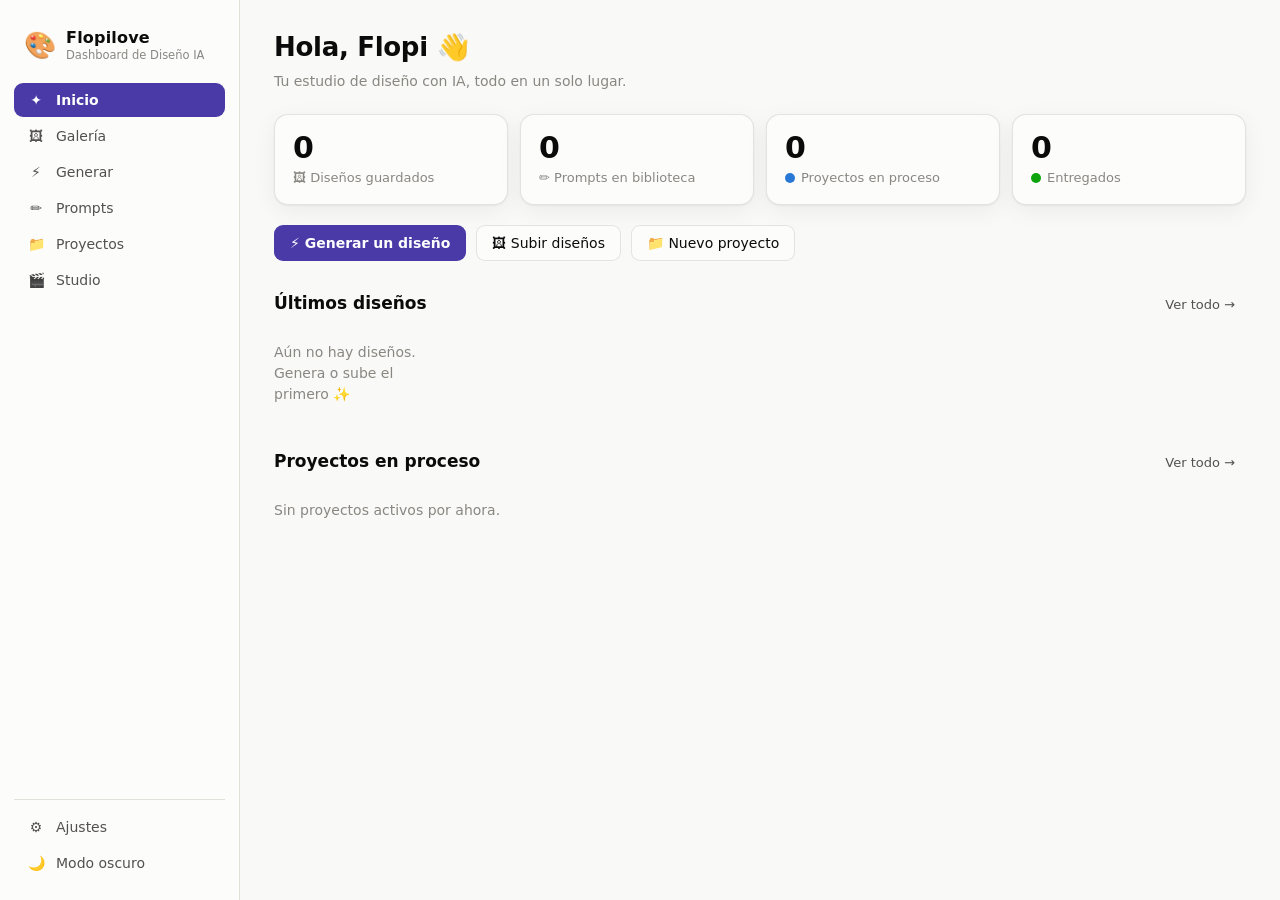
<file: index.html>
<!DOCTYPE html>
<html lang="es">
<head>
  <meta charset="UTF-8">
  <meta name="viewport" content="width=device-width, initial-scale=1.0">
  <title>Flopilove · Dashboard de Diseño IA</title>
  <meta name="description" content="Dashboard personal de diseño con IA: galería, generador, prompts y proyectos.">
  <link rel="icon" href="data:image/svg+xml,<svg xmlns='http://www.w3.org/2000/svg' viewBox='0 0 100 100'><text y='.9em' font-size='90'>🎨</text></svg>">
  <link rel="manifest" href="manifest.webmanifest">
  <meta name="theme-color" content="#4a3aa7">
  <link rel="apple-touch-icon" href="icon-192.png">
  <link rel="stylesheet" href="styles.css">
</head>
<body>
  <div class="app">

    <!-- ===== Sidebar ===== -->
    <aside class="sidebar">
      <div class="brand">
        <span class="brand-mark">🎨</span>
        <div class="brand-text">
          <strong>Flopilove</strong>
          <span>Dashboard de Diseño IA</span>
        </div>
      </div>

      <nav class="nav">
        <button class="nav-item active" data-view="inicio">
          <span class="nav-icon">✦</span> Inicio
        </button>
        <button class="nav-item" data-view="galeria">
          <span class="nav-icon">🖼</span> Galería
        </button>
        <button class="nav-item" data-view="generar">
          <span class="nav-icon">⚡</span> Generar
        </button>
        <button class="nav-item" data-view="prompts">
          <span class="nav-icon">✏️</span> Prompts
        </button>
        <button class="nav-item" data-view="proyectos">
          <span class="nav-icon">📁</span> Proyectos
        </button>
        <button class="nav-item" data-view="studio" title="OpenGen Studio: video, audio y edición">
          <span class="nav-icon">🎬</span> Studio
        </button>
      </nav>

      <div class="sidebar-footer">
        <button class="nav-item" data-view="ajustes">
          <span class="nav-icon">⚙️</span> Ajustes
        </button>
        <button class="nav-item" id="theme-toggle" title="Cambiar tema">
          <span class="nav-icon" id="theme-icon">🌙</span> <span id="theme-label">Modo oscuro</span>
        </button>
      </div>
    </aside>

    <!-- ===== Main ===== -->
    <main class="main">

      <!-- ===== Inicio ===== -->
      <section class="view active" id="view-inicio">
        <header class="view-header">
          <div>
            <h1>Hola, Flopi <span class="wave">👋</span></h1>
            <p class="subtitle">Tu estudio de diseño con IA, todo en un solo lugar.</p>
          </div>
        </header>

        <div class="stat-row" id="stat-row">
          <!-- stat tiles se renderizan por JS -->
        </div>

        <div class="quick-actions">
          <button class="btn btn-primary" data-goto="generar">⚡ Generar un diseño</button>
          <button class="btn" data-goto="galeria" data-action="upload">🖼 Subir diseños</button>
          <button class="btn" data-goto="proyectos" data-action="new-project">📁 Nuevo proyecto</button>
        </div>

        <div class="home-section" id="deadlines-section" hidden>
          <div class="section-title-row">
            <h2>Próximas entregas</h2>
            <button class="btn btn-ghost btn-sm" data-goto="proyectos">Ver todo →</button>
          </div>
          <div class="deadline-list" id="deadline-list"></div>
        </div>

        <div class="home-section">
          <div class="section-title-row">
            <h2>Últimos diseños</h2>
            <button class="btn btn-ghost btn-sm" data-goto="galeria">Ver todo →</button>
          </div>
          <div class="recent-grid" id="recent-grid">
            <p class="empty-hint" id="recent-empty">Aún no hay diseños. Genera o sube el primero ✨</p>
          </div>
        </div>

        <div class="home-section">
          <div class="section-title-row">
            <h2>Proyectos en proceso</h2>
            <button class="btn btn-ghost btn-sm" data-goto="proyectos">Ver todo →</button>
          </div>
          <div class="home-projects" id="home-projects">
            <p class="empty-hint" id="home-projects-empty">Sin proyectos activos por ahora.</p>
          </div>
        </div>
      </section>

      <!-- ===== Galería ===== -->
      <section class="view" id="view-galeria">
        <header class="view-header">
          <div>
            <h1>Galería</h1>
            <p class="subtitle">Todos tus diseños, organizados y a mano.</p>
          </div>
          <div class="header-actions">
            <button class="btn" id="btn-present" title="Selecciona diseños y expórtalos como página de presentación para tu cliente">🎁 Presentación</button>
            <button class="btn btn-primary" id="btn-present-export" hidden>Exportar (0)</button>
            <button class="btn btn-primary" id="btn-upload">＋ Subir diseños</button>
            <input type="file" id="file-input" accept="image/*" multiple hidden>
          </div>
        </header>

        <div class="toolbar">
          <input type="search" id="gallery-search" class="input search" placeholder="Buscar por nombre, etiqueta o prompt…">
          <div class="chip-row" id="gallery-tags"></div>
        </div>

        <div class="dropzone" id="dropzone">
          <div class="gallery-grid" id="gallery-grid"></div>
          <p class="empty-hint big" id="gallery-empty">
            Arrastra imágenes aquí o usa <strong>＋ Subir diseños</strong>.<br>
            También puedes crear nuevas desde <strong>⚡ Generar</strong>.
          </p>
          <p class="empty-hint big" id="gallery-noresults" hidden>Sin resultados para tu búsqueda 🔍</p>
        </div>
      </section>

      <!-- ===== Generar ===== -->
      <section class="view" id="view-generar">
        <header class="view-header">
          <div>
            <h1>Generar</h1>
            <p class="subtitle">Describe tu idea y deja que la IA proponga el diseño.</p>
          </div>
        </header>

        <div class="generate-layout">
          <div class="card generate-form">
            <label class="field-label" for="gen-prompt">Prompt</label>
            <textarea id="gen-prompt" class="input" rows="4"
              placeholder="Ej: logo minimalista para estudio de diseño floral, paleta lavanda y crema, estilo línea fina…"></textarea>

            <label class="field-label">Estilo (opcional)</label>
            <div class="chip-row" id="style-chips">
              <button class="chip" data-style="estilo minimalista, líneas limpias">Minimalista</button>
              <button class="chip" data-style="ilustración flat, colores planos">Flat</button>
              <button class="chip" data-style="acuarela suave, texturas orgánicas">Acuarela</button>
              <button class="chip" data-style="render 3D, iluminación suave de estudio">3D</button>
              <button class="chip" data-style="fotorrealista, alta definición">Foto</button>
              <button class="chip" data-style="diseño de logo vectorial, fondo plano">Logo</button>
              <button class="chip" data-style="collage editorial, tipografía expresiva">Editorial</button>
            </div>

            <div class="field-grid">
              <div>
                <label class="field-label" for="gen-provider">Motor</label>
                <select id="gen-provider" class="input"></select>
              </div>
              <div>
                <label class="field-label" for="gen-size">Formato</label>
                <select id="gen-size" class="input">
                  <option value="square">Cuadrado (1:1)</option>
                  <option value="landscape">Horizontal (16:10)</option>
                  <option value="portrait">Vertical (10:16)</option>
                </select>
              </div>
            </div>

            <div id="ogai-model-field" hidden>
              <label class="field-label" for="gen-ogai-model">Modelo de OpenGen</label>
              <select id="gen-ogai-model" class="input"></select>
            </div>

            <div id="brand-field" hidden>
              <label class="field-label" for="gen-brand">Kit de marca del cliente (opcional)</label>
              <select id="gen-brand" class="input"></select>
            </div>

            <p class="provider-note" id="provider-note"></p>

            <div class="form-actions">
              <button class="btn btn-primary btn-lg" id="btn-generate">⚡ Generar diseño</button>
              <button class="btn btn-ghost" id="btn-save-prompt" title="Guardar este prompt en tu biblioteca">💾 Guardar prompt</button>
            </div>
          </div>

          <div class="card generate-result" id="generate-result">
            <div class="result-placeholder" id="result-placeholder">
              <span class="result-emoji">🪄</span>
              <p>Tu diseño aparecerá aquí.</p>
            </div>
            <div class="result-loading" id="result-loading" hidden>
              <div class="spinner"></div>
              <p>Generando… esto puede tardar unos segundos.</p>
            </div>
            <div class="result-content" id="result-content" hidden>
              <img id="result-img" alt="Diseño generado">
              <div class="result-actions">
                <input type="text" id="result-name" class="input" placeholder="Nombre del diseño">
                <input type="text" id="result-tags" class="input" placeholder="Etiquetas separadas por coma">
                <select id="result-project" class="input" title="Vincular a un proyecto"></select>
                <div class="result-buttons">
                  <button class="btn btn-primary" id="btn-save-design">💾 Guardar en galería</button>
                  <button class="btn" id="btn-regenerate">🔄 Otra versión</button>
                </div>
              </div>
            </div>
          </div>
        </div>
      </section>

      <!-- ===== Prompts ===== -->
      <section class="view" id="view-prompts">
        <header class="view-header">
          <div>
            <h1>Prompts</h1>
            <p class="subtitle">Tu biblioteca de prompts favoritos, listos para reutilizar.</p>
          </div>
          <div class="header-actions">
            <button class="btn btn-primary" id="btn-new-prompt">＋ Nuevo prompt</button>
          </div>
        </header>

        <div class="toolbar">
          <input type="search" id="prompt-search" class="input search" placeholder="Buscar prompts…">
        </div>

        <div class="prompt-grid" id="prompt-grid"></div>
        <p class="empty-hint big" id="prompts-empty">
          Guarda aquí tus mejores prompts para no perderlos nunca. ✏️
        </p>
        <p class="empty-hint big" id="prompts-noresults" hidden>Sin resultados para tu búsqueda 🔍</p>
      </section>

      <!-- ===== Proyectos ===== -->
      <section class="view" id="view-proyectos">
        <header class="view-header">
          <div>
            <h1>Proyectos</h1>
            <p class="subtitle">Sigue el estado de cada encargo de diseño.</p>
          </div>
          <div class="header-actions">
            <button class="btn" id="btn-ics" title="Descarga tus fechas límite para Google Calendar o Apple Calendar">📅 Calendario</button>
            <button class="btn btn-primary" id="btn-new-project">＋ Nuevo proyecto</button>
          </div>
        </header>

        <div class="kanban" id="kanban">
          <div class="kanban-col" data-status="pendiente">
            <div class="kanban-head">
              <span class="status-dot status-pendiente"></span>
              <h3>Pendiente</h3>
              <span class="kanban-count" id="count-pendiente">0</span>
            </div>
            <div class="kanban-cards" id="col-pendiente"></div>
          </div>
          <div class="kanban-col" data-status="proceso">
            <div class="kanban-head">
              <span class="status-dot status-proceso"></span>
              <h3>En proceso</h3>
              <span class="kanban-count" id="count-proceso">0</span>
            </div>
            <div class="kanban-cards" id="col-proceso"></div>
          </div>
          <div class="kanban-col" data-status="entregado">
            <div class="kanban-head">
              <span class="status-dot status-entregado"></span>
              <h3>Entregado</h3>
              <span class="kanban-count" id="count-entregado">0</span>
            </div>
            <div class="kanban-cards" id="col-entregado"></div>
          </div>
        </div>
      </section>

      <!-- ===== Studio (OpenGen embebido) ===== -->
      <section class="view view-studio" id="view-studio">
        <header class="view-header">
          <div>
            <h1>OpenGen Studio</h1>
            <p class="subtitle">Tu OPEN GENERATIVE AI: imagen, video, audio, edición y upscale.</p>
          </div>
          <div class="header-actions">
            <a class="btn btn-sm" href="studio/" target="_blank" rel="noopener">Pantalla completa ↗</a>
          </div>
        </header>
        <iframe id="studio-frame" class="studio-frame" data-src="studio/" title="OpenGen Studio"
          allow="clipboard-write"></iframe>
      </section>

      <!-- ===== Ajustes ===== -->
      <section class="view" id="view-ajustes">
        <header class="view-header">
          <div>
            <h1>Ajustes</h1>
            <p class="subtitle">Claves, integraciones y respaldo de tus datos.</p>
          </div>
        </header>

        <div class="settings-stack">
          <div class="card">
            <h2>Motores de IA</h2>
            <p class="card-desc">
              <strong>Pollinations</strong> funciona gratis y sin clave.
              Para usar <strong>OpenAI</strong> pega tu clave aquí — se guarda solo en este navegador, nunca se sube a ningún lado.
            </p>
            <label class="field-label" for="openai-key">Clave de API de OpenAI (opcional)</label>
            <div class="key-row">
              <input type="password" id="openai-key" class="input" placeholder="sk-…">
              <button class="btn" id="btn-save-key">Guardar</button>
            </div>
          </div>

          <div class="card">
            <h2>OPEN GENERATIVE AI <span class="badge badge-on">conectado</span></h2>
            <p class="card-desc">
              Tu <strong>OpenGen Studio</strong> (repo <code>Open-Generative-AI</code>) está integrado como motor
              de imágenes en la pestaña <strong>Generar</strong>, con modelos como Flux, Midjourney v7, Imagen 4 y
              GPT-4o Image. Usa la misma clave de
              <a href="https://muapi.ai" target="_blank" rel="noopener">muapi.ai</a> que en el Studio
              — se guarda solo en este navegador y se comparte con el Studio. Para video, audio y
              edición de imágenes, abre el <a href="studio/" target="_blank" rel="noopener">Studio completo 🎬</a>,
              instalado en este mismo sitio.
            </p>
            <label class="field-label" for="muapi-key">Clave de muapi.ai</label>
            <div class="key-row">
              <input type="password" id="muapi-key" class="input" placeholder="Tu clave de muapi.ai">
              <button class="btn" id="btn-save-muapi-key">Guardar</button>
            </div>
          </div>

          <div class="card">
            <h2>Proxy propio <span class="badge badge-soft">privacidad</span></h2>
            <p class="card-desc">
              Las llamadas a muapi.ai pasan por un proxy público que puede ver tu clave. Para privacidad
              total, despliega tu propio proxy gratuito siguiendo las instrucciones de <code>proxy/worker.js</code>
              (2 minutos, sin costo) y pega aquí su URL. Déjalo vacío para usar el proxy público.
            </p>
            <div class="key-row">
              <input type="url" id="proxy-url" class="input" placeholder="https://tu-proxy.workers.dev/?url=">
              <button class="btn" id="btn-save-proxy">Guardar</button>
            </div>
          </div>

          <div class="card">
            <h2>Airtable <span class="badge badge-soft">nube</span></h2>
            <p class="card-desc">
              Sincroniza tus proyectos, prompts y diseños con una base de Airtable <strong>tuya</strong>:
              respaldo en la nube y acceso desde cualquier dispositivo.
              Genera un token en
              <a href="https://airtable.com/create/tokens" target="_blank" rel="noopener">airtable.com/create/tokens</a>
              con permisos <code>data.records:read</code> y <code>data.records:write</code> para tu base,
              y pega ambos aquí. Si tu base está vacía, agrega también <code>schema.bases:read</code> y
              <code>schema.bases:write</code> para que la app cree las tablas sola.
            </p>
            <label class="field-label" for="at-token">Token personal (pat…)</label>
            <input type="password" id="at-token" class="input" placeholder="pat…">
            <label class="field-label" for="at-base">ID de la base (app…)</label>
            <div class="key-row">
              <input type="text" id="at-base" class="input" placeholder="app… (está en la URL de tu base)">
              <button class="btn" id="btn-at-save">Guardar</button>
            </div>
            <div class="form-actions">
              <button class="btn btn-primary" id="btn-at-sync">☁️ Sincronizar ahora</button>
              <button class="btn" id="btn-at-pull">⬇️ Restaurar desde Airtable</button>
            </div>
            <p class="provider-note" id="at-status"></p>
          </div>

          <div class="card">
            <h2>Respaldo de datos</h2>
            <p class="card-desc">
              Tus diseños, prompts y proyectos viven en este navegador. Exporta un respaldo de vez en cuando,
              o para llevarte todo a otro dispositivo.
            </p>
            <div class="form-actions">
              <button class="btn" id="btn-export">⬇️ Exportar todo (.json)</button>
              <button class="btn" id="btn-import">⬆️ Importar respaldo</button>
              <input type="file" id="import-input" accept="application/json" hidden>
            </div>
          </div>

          <div class="card card-danger">
            <h2>Zona de peligro</h2>
            <p class="card-desc">Borra todos los datos del dashboard en este navegador. No hay vuelta atrás.</p>
            <button class="btn btn-danger" id="btn-wipe">🗑 Borrar todos los datos</button>
          </div>
        </div>
      </section>
    </main>
  </div>

  <!-- ===== Lightbox de diseño ===== -->
  <div class="modal-backdrop" id="lightbox" hidden>
    <div class="modal modal-lightbox">
      <button class="modal-close" data-close="lightbox">✕</button>
      <div class="lightbox-body">
        <div class="lightbox-img-wrap">
          <img id="lightbox-img" alt="">
        </div>
        <div class="lightbox-meta">
          <input type="text" id="lightbox-name" class="input input-title" placeholder="Nombre del diseño">
          <input type="text" id="lightbox-tags" class="input" placeholder="Etiquetas separadas por coma">
          <select id="lightbox-project" class="input" title="Vincular a un proyecto"></select>
          <div class="lightbox-prompt-wrap" id="lightbox-prompt-wrap" hidden>
            <label class="field-label">Prompt usado</label>
            <p class="lightbox-prompt" id="lightbox-prompt"></p>
          </div>
          <p class="lightbox-date" id="lightbox-date"></p>
          <div class="lightbox-actions">
            <button class="btn btn-primary" id="btn-lightbox-save">Guardar cambios</button>
            <button class="btn" id="btn-lightbox-download">⬇️ Descargar</button>
            <button class="btn" id="btn-lightbox-fav">☆ Favorito</button>
            <button class="btn btn-danger" id="btn-lightbox-delete">Eliminar</button>
          </div>
        </div>
      </div>
    </div>
  </div>

  <!-- ===== Modal prompt ===== -->
  <div class="modal-backdrop" id="prompt-modal" hidden>
    <div class="modal">
      <button class="modal-close" data-close="prompt-modal">✕</button>
      <h2 id="prompt-modal-title">Nuevo prompt</h2>
      <label class="field-label" for="prompt-title">Título</label>
      <input type="text" id="prompt-title" class="input" placeholder="Ej: Logos florales minimalistas">
      <label class="field-label" for="prompt-text">Prompt</label>
      <textarea id="prompt-text" class="input" rows="5" placeholder="Escribe el prompt completo…"></textarea>
      <label class="field-label" for="prompt-tags">Etiquetas</label>
      <input type="text" id="prompt-tags" class="input" placeholder="logo, floral, minimalista">
      <div class="form-actions">
        <button class="btn btn-primary" id="btn-prompt-save">Guardar</button>
        <button class="btn btn-ghost" data-close="prompt-modal">Cancelar</button>
      </div>
    </div>
  </div>

  <!-- ===== Modal proyecto ===== -->
  <div class="modal-backdrop" id="project-modal" hidden>
    <div class="modal">
      <button class="modal-close" data-close="project-modal">✕</button>
      <h2 id="project-modal-title">Nuevo proyecto</h2>
      <label class="field-label" for="project-name">Nombre</label>
      <input type="text" id="project-name" class="input" placeholder="Ej: Branding cafetería Luna">
      <label class="field-label" for="project-client">Cliente (opcional)</label>
      <input type="text" id="project-client" class="input" placeholder="Ej: Cafetería Luna">
      <div class="field-grid">
        <div>
          <label class="field-label" for="project-status">Estado</label>
          <select id="project-status" class="input">
            <option value="pendiente">Pendiente</option>
            <option value="proceso">En proceso</option>
            <option value="entregado">Entregado</option>
          </select>
        </div>
        <div>
          <label class="field-label" for="project-due">Fecha límite (opcional)</label>
          <input type="date" id="project-due" class="input">
        </div>
      </div>
      <div class="field-grid">
        <div>
          <label class="field-label" for="project-price">Precio (opcional)</label>
          <input type="text" id="project-price" class="input" placeholder="Ej: $250.000">
        </div>
        <div>
          <label class="field-label" for="project-payment">Estado de pago</label>
          <select id="project-payment" class="input">
            <option value="">—</option>
            <option value="pendiente">Pendiente</option>
            <option value="parcial">Parcial</option>
            <option value="pagado">Pagado</option>
          </select>
        </div>
      </div>
      <label class="field-label" for="project-palette">Paleta del cliente (opcional)</label>
      <input type="text" id="project-palette" class="input" placeholder="#a78bfa, #fcecd9, #1a1a19">
      <label class="field-label" for="project-fonts">Tipografías del cliente (opcional)</label>
      <input type="text" id="project-fonts" class="input" placeholder="Ej: Syne, DM Sans">
      <label class="field-label" for="project-notes">Notas</label>
      <textarea id="project-notes" class="input" rows="3" placeholder="Detalles, entregables, links…"></textarea>
      <div id="project-designs-wrap" hidden>
        <label class="field-label">Diseños vinculados</label>
        <div class="project-designs" id="project-designs"></div>
      </div>
      <div class="form-actions">
        <button class="btn btn-primary" id="btn-project-save">Guardar</button>
        <button class="btn btn-danger" id="btn-project-delete" hidden>Eliminar</button>
        <button class="btn btn-ghost" data-close="project-modal">Cancelar</button>
      </div>
    </div>
  </div>

  <div class="toast" id="toast" hidden></div>

  <script src="db.js"></script>
  <script src="providers.js"></script>
  <script src="airtable.js"></script>
  <script src="app.js"></script>
</body>
</html>
</file>
<file: styles.css>
/* ============================================================
   Flopilove · Dashboard de Diseño IA
   Tokens de color basados en la paleta validada (dataviz ref).
   ============================================================ */

:root {
  --page: #f9f9f7;
  --surface: #fcfcfb;
  --ink-1: #0b0b0b;
  --ink-2: #52514e;
  --ink-3: #898781;
  --hairline: #e1e0d9;
  --border: rgba(11, 11, 11, 0.10);

  --accent: #4a3aa7;
  --accent-ink: #ffffff;
  --accent-soft: rgba(74, 58, 167, 0.09);

  --blue: #2a78d6;
  --good: #0ca30c;
  --good-text: #006300;
  --warning: #fab219;
  --critical: #d03b3b;

  --shadow: 0 1px 2px rgba(11, 11, 11, 0.05), 0 6px 24px rgba(11, 11, 11, 0.06);
  --radius: 14px;
  --radius-sm: 9px;
}

[data-theme="dark"] {
  --page: #0d0d0d;
  --surface: #1a1a19;
  --ink-1: #ffffff;
  --ink-2: #c3c2b7;
  --ink-3: #898781;
  --hairline: #2c2c2a;
  --border: rgba(255, 255, 255, 0.10);

  --accent: #9085e9;
  --accent-ink: #14103a;
  --accent-soft: rgba(144, 133, 233, 0.14);

  --blue: #3987e5;
  --good: #0ca30c;
  --good-text: #0ca30c;

  --shadow: 0 1px 2px rgba(0, 0, 0, 0.4), 0 6px 24px rgba(0, 0, 0, 0.35);
}

* { box-sizing: border-box; }

html, body {
  margin: 0;
  padding: 0;
}

body {
  font-family: system-ui, -apple-system, "Segoe UI", sans-serif;
  background: var(--page);
  color: var(--ink-1);
  font-size: 15px;
  line-height: 1.5;
}

/* ===== Layout ===== */

.app {
  display: grid;
  grid-template-columns: 240px 1fr;
  min-height: 100vh;
}

.sidebar {
  position: sticky;
  top: 0;
  height: 100vh;
  display: flex;
  flex-direction: column;
  padding: 20px 14px;
  border-right: 1px solid var(--hairline);
  background: var(--surface);
}

.brand {
  display: flex;
  align-items: center;
  gap: 10px;
  padding: 6px 10px 18px;
}

.brand-mark { font-size: 26px; }

.brand-text { display: flex; flex-direction: column; line-height: 1.25; }
.brand-text strong { font-size: 16px; letter-spacing: 0.2px; }
.brand-text span { font-size: 11.5px; color: var(--ink-3); }

.nav { display: flex; flex-direction: column; gap: 2px; }

.nav-item {
  display: flex;
  align-items: center;
  gap: 10px;
  width: 100%;
  padding: 9px 12px;
  border: none;
  border-radius: var(--radius-sm);
  background: transparent;
  color: var(--ink-2);
  font-size: 14px;
  font-family: inherit;
  text-align: left;
  cursor: pointer;
  transition: background 0.12s ease, color 0.12s ease;
}

.nav-item:hover { background: var(--accent-soft); color: var(--ink-1); }
.nav-item.active { background: var(--accent); color: var(--accent-ink); font-weight: 600; }
.nav-icon { width: 20px; text-align: center; }
a.nav-item { text-decoration: none; }
.nav-ext { margin-left: auto; color: var(--ink-3); font-size: 12px; }

/* ===== Studio embebido ===== */

.view-studio .view-header { margin-bottom: 14px; }

.studio-frame {
  width: 100%;
  height: calc(100vh - 150px);
  min-height: 560px;
  border: 1px solid var(--border);
  border-radius: var(--radius);
  background: #0a0a12;
  display: block;
  box-shadow: var(--shadow);
}

@media (max-width: 900px) {
  .studio-frame { height: calc(100vh - 200px); min-height: 480px; }
}

.sidebar-footer {
  margin-top: auto;
  display: flex;
  flex-direction: column;
  gap: 2px;
  border-top: 1px solid var(--hairline);
  padding-top: 10px;
}

.main {
  padding: 28px 34px 60px;
  max-width: 1200px;
  width: 100%;
}

/* ===== Views ===== */

.view { display: none; }
.view.active { display: block; animation: fadeIn 0.2s ease; }

@keyframes fadeIn {
  from { opacity: 0; transform: translateY(4px); }
  to { opacity: 1; transform: none; }
}

.view-header {
  display: flex;
  align-items: flex-start;
  justify-content: space-between;
  gap: 16px;
  margin-bottom: 22px;
  flex-wrap: wrap;
}

.view-header h1 { margin: 0; font-size: 26px; letter-spacing: -0.3px; }
.subtitle { margin: 4px 0 0; color: var(--ink-3); font-size: 14px; }
.header-actions { display: flex; gap: 8px; align-items: center; }

.wave { display: inline-block; }

/* ===== Botones ===== */

.btn {
  padding: 9px 15px;
  border: 1px solid var(--border);
  border-radius: var(--radius-sm);
  background: var(--surface);
  color: var(--ink-1);
  font-size: 14px;
  font-family: inherit;
  cursor: pointer;
  transition: background 0.12s ease, transform 0.06s ease;
}

.btn:hover { background: var(--accent-soft); }
.btn:active { transform: scale(0.98); }

.btn-primary {
  background: var(--accent);
  border-color: transparent;
  color: var(--accent-ink);
  font-weight: 600;
}
.btn-primary:hover { background: var(--accent); filter: brightness(1.08); }

.btn-ghost { border-color: transparent; background: transparent; color: var(--ink-2); }
.btn-ghost:hover { background: var(--accent-soft); color: var(--ink-1); }

.btn-danger { color: var(--critical); border-color: rgba(208, 59, 59, 0.35); }
.btn-danger:hover { background: rgba(208, 59, 59, 0.08); }

.btn-sm { padding: 5px 10px; font-size: 13px; }
.btn-lg { padding: 12px 20px; font-size: 15px; }

.btn:disabled { opacity: 0.55; cursor: not-allowed; }

/* ===== Inputs ===== */

.input {
  width: 100%;
  padding: 9px 12px;
  border: 1px solid var(--hairline);
  border-radius: var(--radius-sm);
  background: var(--surface);
  color: var(--ink-1);
  font-size: 14px;
  font-family: inherit;
}

.input:focus {
  outline: 2px solid var(--accent);
  outline-offset: -1px;
  border-color: transparent;
}

textarea.input { resize: vertical; }

.input-title { font-size: 17px; font-weight: 600; }

.field-label {
  display: block;
  margin: 14px 0 6px;
  font-size: 12.5px;
  font-weight: 600;
  color: var(--ink-2);
  text-transform: uppercase;
  letter-spacing: 0.4px;
}

.field-grid {
  display: grid;
  grid-template-columns: 1fr 1fr;
  gap: 12px;
}

.search { max-width: 340px; }

/* ===== Stat tiles ===== */

.stat-row {
  display: grid;
  grid-template-columns: repeat(auto-fit, minmax(160px, 1fr));
  gap: 12px;
  margin-bottom: 20px;
}

.stat-tile {
  background: var(--surface);
  border: 1px solid var(--border);
  border-radius: var(--radius);
  padding: 16px 18px;
  box-shadow: var(--shadow);
}

.stat-value { font-size: 30px; font-weight: 700; letter-spacing: -0.5px; line-height: 1.1; }
.stat-label { margin-top: 4px; font-size: 13px; color: var(--ink-3); display: flex; align-items: center; gap: 6px; }

/* ===== Inicio ===== */

.quick-actions { display: flex; gap: 10px; flex-wrap: wrap; margin-bottom: 30px; }

.home-section { margin-bottom: 30px; }

.section-title-row {
  display: flex;
  align-items: center;
  justify-content: space-between;
  margin-bottom: 10px;
}
.section-title-row h2 { margin: 0; font-size: 17px; }

.recent-grid {
  display: grid;
  grid-template-columns: repeat(auto-fill, minmax(140px, 1fr));
  gap: 10px;
}

.recent-grid .thumb {
  aspect-ratio: 1;
  border-radius: var(--radius-sm);
  overflow: hidden;
  border: 1px solid var(--border);
  cursor: pointer;
  background: var(--surface);
}
.recent-grid .thumb img { width: 100%; height: 100%; object-fit: cover; display: block; transition: transform 0.15s ease; }
.recent-grid .thumb:hover img { transform: scale(1.04); }

.home-projects { display: flex; flex-direction: column; gap: 8px; }

.empty-hint { color: var(--ink-3); font-size: 14px; }
.empty-hint.big {
  text-align: center;
  padding: 46px 20px;
  border: 1.5px dashed var(--hairline);
  border-radius: var(--radius);
  line-height: 1.8;
}

/* ===== Toolbar / chips ===== */

.toolbar {
  display: flex;
  gap: 12px;
  align-items: center;
  flex-wrap: wrap;
  margin-bottom: 18px;
}

.chip-row { display: flex; gap: 6px; flex-wrap: wrap; }

.chip {
  padding: 5px 12px;
  border: 1px solid var(--hairline);
  border-radius: 999px;
  background: var(--surface);
  color: var(--ink-2);
  font-size: 13px;
  font-family: inherit;
  cursor: pointer;
  transition: all 0.12s ease;
}

.chip:hover { border-color: var(--accent); color: var(--ink-1); }
.chip.active { background: var(--accent); border-color: var(--accent); color: var(--accent-ink); font-weight: 600; }

/* ===== Galería ===== */

.dropzone { border-radius: var(--radius); transition: outline 0.12s ease; outline: 2px dashed transparent; }
.dropzone.dragover { outline: 2px dashed var(--accent); outline-offset: 6px; }

.gallery-grid {
  display: grid;
  grid-template-columns: repeat(auto-fill, minmax(200px, 1fr));
  gap: 14px;
}

.design-card {
  background: var(--surface);
  border: 1px solid var(--border);
  border-radius: var(--radius);
  overflow: hidden;
  cursor: pointer;
  box-shadow: var(--shadow);
  transition: transform 0.12s ease;
}
.design-card:hover { transform: translateY(-2px); }

.design-card .img-wrap { aspect-ratio: 1; overflow: hidden; background: var(--page); position: relative; }
.design-card img { width: 100%; height: 100%; object-fit: cover; display: block; }

.design-card .fav-badge {
  position: absolute;
  top: 8px;
  right: 8px;
  background: rgba(0, 0, 0, 0.45);
  color: #ffd76a;
  border-radius: 999px;
  padding: 3px 7px;
  font-size: 13px;
}

.design-card .card-body { padding: 10px 12px 12px; }
.design-card .card-name {
  font-weight: 600;
  font-size: 14px;
  white-space: nowrap;
  overflow: hidden;
  text-overflow: ellipsis;
}
.design-card .card-tags { margin-top: 4px; font-size: 12px; color: var(--ink-3); white-space: nowrap; overflow: hidden; text-overflow: ellipsis; }

/* ===== Generar ===== */

.generate-layout {
  display: grid;
  grid-template-columns: minmax(320px, 460px) 1fr;
  gap: 18px;
  align-items: start;
}

.card {
  background: var(--surface);
  border: 1px solid var(--border);
  border-radius: var(--radius);
  padding: 20px 22px;
  box-shadow: var(--shadow);
}

.card h2 { margin: 0 0 6px; font-size: 17px; }
.card-desc { margin: 0 0 12px; color: var(--ink-2); font-size: 13.5px; }

.generate-form .field-label:first-child { margin-top: 0; }

.provider-note { font-size: 12.5px; color: var(--ink-3); margin: 10px 0 0; min-height: 1.2em; }

.form-actions { display: flex; gap: 10px; margin-top: 16px; flex-wrap: wrap; align-items: center; }

.generate-result {
  min-height: 420px;
  display: flex;
  align-items: center;
  justify-content: center;
  padding: 20px;
}

.result-placeholder { text-align: center; color: var(--ink-3); }
.result-emoji { font-size: 42px; display: block; margin-bottom: 8px; }

.result-loading { text-align: center; color: var(--ink-2); }

.spinner {
  width: 34px;
  height: 34px;
  margin: 0 auto 12px;
  border: 3px solid var(--hairline);
  border-top-color: var(--accent);
  border-radius: 50%;
  animation: spin 0.8s linear infinite;
}
@keyframes spin { to { transform: rotate(360deg); } }

.result-content { width: 100%; }
.result-content img {
  width: 100%;
  max-height: 480px;
  object-fit: contain;
  border-radius: var(--radius-sm);
  border: 1px solid var(--border);
  background: var(--page);
}
.result-actions { margin-top: 12px; display: flex; flex-direction: column; gap: 8px; }
.result-buttons { display: flex; gap: 8px; flex-wrap: wrap; }

/* ===== Prompts ===== */

.prompt-grid {
  display: grid;
  grid-template-columns: repeat(auto-fill, minmax(260px, 1fr));
  gap: 14px;
}

.prompt-card {
  background: var(--surface);
  border: 1px solid var(--border);
  border-radius: var(--radius);
  padding: 16px 18px;
  box-shadow: var(--shadow);
  display: flex;
  flex-direction: column;
  gap: 8px;
}

.prompt-card h3 { margin: 0; font-size: 15px; }
.prompt-card .prompt-text {
  margin: 0;
  color: var(--ink-2);
  font-size: 13.5px;
  display: -webkit-box;
  -webkit-line-clamp: 4;
  -webkit-box-orient: vertical;
  overflow: hidden;
}
.prompt-card .card-tags { font-size: 12px; color: var(--ink-3); }
.prompt-card .prompt-actions { display: flex; gap: 6px; flex-wrap: wrap; margin-top: auto; }

/* ===== Proyectos (kanban) ===== */

.kanban {
  display: grid;
  grid-template-columns: repeat(3, 1fr);
  gap: 14px;
  align-items: start;
}

.kanban-col {
  background: var(--surface);
  border: 1px solid var(--border);
  border-radius: var(--radius);
  padding: 14px;
  box-shadow: var(--shadow);
}

.kanban-head {
  display: flex;
  align-items: center;
  gap: 8px;
  padding-bottom: 10px;
  border-bottom: 1px solid var(--hairline);
  margin-bottom: 10px;
}
.kanban-head h3 { margin: 0; font-size: 14.5px; flex: 1; }

.kanban-count {
  font-size: 12.5px;
  color: var(--ink-3);
  background: var(--page);
  border: 1px solid var(--hairline);
  border-radius: 999px;
  padding: 1px 9px;
}

.status-dot {
  width: 10px;
  height: 10px;
  border-radius: 50%;
  display: inline-block;
  flex-shrink: 0;
}
.status-pendiente { background: var(--warning); }
.status-proceso { background: var(--blue); }
.status-entregado { background: var(--good); }

.kanban-cards { display: flex; flex-direction: column; gap: 8px; min-height: 30px; }

.project-card {
  border: 1px solid var(--hairline);
  border-radius: var(--radius-sm);
  padding: 11px 13px;
  cursor: pointer;
  background: var(--page);
  transition: border-color 0.12s ease;
}
.project-card:hover { border-color: var(--accent); }

.project-card .project-name { font-weight: 600; font-size: 14px; }
.project-card .project-client { font-size: 12.5px; color: var(--ink-3); margin-top: 1px; }
.project-card .project-due { font-size: 12px; margin-top: 6px; color: var(--ink-2); display: inline-flex; align-items: center; gap: 5px; }
.project-card .project-due.overdue { color: var(--critical); font-weight: 600; }

.project-card .project-move {
  display: flex;
  gap: 6px;
  margin-top: 8px;
}
.project-move button {
  border: 1px solid var(--hairline);
  background: var(--surface);
  border-radius: 6px;
  font-size: 12px;
  padding: 3px 9px;
  cursor: pointer;
  color: var(--ink-2);
  font-family: inherit;
}
.project-move button:hover { border-color: var(--accent); color: var(--ink-1); }

/* ===== Ajustes ===== */

.settings-stack { display: flex; flex-direction: column; gap: 14px; max-width: 640px; }

.key-row { display: flex; gap: 8px; }
.key-row .input { flex: 1; }

.badge {
  font-size: 11px;
  font-weight: 600;
  border-radius: 999px;
  padding: 2px 9px;
  vertical-align: middle;
  letter-spacing: 0.3px;
}
.badge-on { background: rgba(12, 163, 12, 0.1); color: var(--good-text); border: 1px solid var(--good); }
.badge-soft { background: var(--accent-soft); color: var(--accent); border: 1px solid var(--accent); }

.card-danger { border-color: rgba(208, 59, 59, 0.35); }

code {
  background: var(--accent-soft);
  border-radius: 5px;
  padding: 1px 6px;
  font-size: 0.9em;
}

/* ===== Modales ===== */

.modal-backdrop {
  position: fixed;
  inset: 0;
  background: rgba(11, 11, 11, 0.5);
  display: flex;
  align-items: center;
  justify-content: center;
  padding: 20px;
  z-index: 50;
  backdrop-filter: blur(3px);
}
.modal-backdrop[hidden] { display: none; }

.modal {
  position: relative;
  background: var(--surface);
  border: 1px solid var(--border);
  border-radius: var(--radius);
  box-shadow: var(--shadow);
  padding: 24px 26px;
  width: 100%;
  max-width: 480px;
  max-height: 90vh;
  overflow-y: auto;
}

.modal h2 { margin: 0 0 4px; font-size: 19px; }

.modal-close {
  position: absolute;
  top: 12px;
  right: 12px;
  border: none;
  background: transparent;
  color: var(--ink-3);
  font-size: 16px;
  cursor: pointer;
  padding: 6px;
  border-radius: 6px;
}
.modal-close:hover { background: var(--accent-soft); color: var(--ink-1); }

.modal-lightbox { max-width: 900px; padding: 18px; }

.lightbox-body {
  display: grid;
  grid-template-columns: 1.4fr 1fr;
  gap: 18px;
}

.lightbox-img-wrap {
  border-radius: var(--radius-sm);
  overflow: hidden;
  background: var(--page);
  border: 1px solid var(--border);
  display: flex;
  align-items: center;
  justify-content: center;
}
.lightbox-img-wrap img { width: 100%; max-height: 70vh; object-fit: contain; display: block; }

.lightbox-meta { display: flex; flex-direction: column; gap: 10px; padding-top: 8px; }
.lightbox-prompt {
  margin: 0;
  font-size: 13px;
  color: var(--ink-2);
  background: var(--page);
  border: 1px solid var(--hairline);
  border-radius: var(--radius-sm);
  padding: 10px 12px;
  max-height: 140px;
  overflow-y: auto;
}
.lightbox-date { font-size: 12.5px; color: var(--ink-3); margin: 0; }
.lightbox-actions { display: flex; flex-wrap: wrap; gap: 8px; margin-top: auto; }

/* ===== Toast ===== */

.toast {
  position: fixed;
  bottom: 24px;
  left: 50%;
  transform: translateX(-50%);
  background: var(--ink-1);
  color: var(--page);
  padding: 11px 20px;
  border-radius: 999px;
  font-size: 14px;
  box-shadow: var(--shadow);
  z-index: 100;
  animation: toastIn 0.2s ease;
}
@keyframes toastIn {
  from { opacity: 0; transform: translate(-50%, 8px); }
  to { opacity: 1; transform: translate(-50%, 0); }
}

/* ===== Accesibilidad ===== */

:focus-visible {
  outline: 2px solid var(--accent);
  outline-offset: 2px;
}

/* ===== Próximas entregas (Inicio) ===== */

.deadline-list { display: flex; flex-direction: column; gap: 8px; }

.deadline-item {
  display: flex;
  align-items: center;
  gap: 10px;
  background: var(--surface);
  border: 1px solid var(--border);
  border-radius: var(--radius-sm);
  padding: 10px 14px;
  cursor: pointer;
  transition: border-color 0.12s ease;
}
.deadline-item:hover { border-color: var(--accent); }
.deadline-name { font-weight: 600; font-size: 14px; }
.deadline-client { color: var(--ink-3); font-size: 12.5px; }
.deadline-days { margin-left: auto; font-size: 12.5px; color: var(--ink-2); white-space: nowrap; }
.deadline-days.overdue { color: var(--critical); font-weight: 600; }

/* ===== Modo presentación (selección en galería) ===== */

.design-card .select-badge {
  position: absolute;
  top: 8px;
  left: 8px;
  width: 22px;
  height: 22px;
  border-radius: 50%;
  border: 2px solid #fff;
  background: rgba(0, 0, 0, 0.4);
  color: #fff;
  display: flex;
  align-items: center;
  justify-content: center;
  font-size: 12px;
}
.design-card.selected { outline: 3px solid var(--accent); outline-offset: -3px; }
.design-card.selected .select-badge { background: var(--accent); }

/* ===== Proyectos: pago, paleta y diseños vinculados ===== */

.pay-chip {
  display: inline-flex;
  align-items: center;
  gap: 4px;
  font-size: 11.5px;
  border: 1px solid var(--hairline);
  border-radius: 999px;
  padding: 1px 9px;
  color: var(--ink-2);
  margin-top: 6px;
  margin-right: 6px;
}
.pay-chip.pay-pagado { border-color: var(--good); color: var(--good-text); }
.pay-chip.pay-pendiente { border-color: var(--warning); }

.swatch-row { display: flex; gap: 4px; margin-top: 7px; }
.swatch { width: 13px; height: 13px; border-radius: 50%; border: 1px solid var(--border); }

.design-count { font-size: 11.5px; color: var(--ink-3); margin-top: 6px; display: inline-block; }

.project-designs { display: flex; gap: 6px; flex-wrap: wrap; margin-bottom: 6px; }
.project-designs img {
  width: 52px;
  height: 52px;
  object-fit: cover;
  border-radius: 8px;
  border: 1px solid var(--border);
}

/* ===== Responsive ===== */

@media (max-width: 900px) {
  .app { grid-template-columns: 1fr; }

  .sidebar {
    position: sticky;
    top: 0;
    height: auto;
    flex-direction: row;
    align-items: center;
    gap: 6px;
    padding: 10px 12px;
    border-right: none;
    border-bottom: 1px solid var(--hairline);
    overflow-x: auto;
    z-index: 40;
  }

  .brand { padding: 0 8px 0 0; flex-shrink: 0; }
  .brand-text span { display: none; }

  .nav { flex-direction: row; }
  .nav-item { padding: 8px 10px; white-space: nowrap; }
  .nav-item .nav-icon { width: auto; }

  .sidebar-footer { margin-top: 0; flex-direction: row; border-top: none; padding-top: 0; }
  #theme-label { display: none; }

  .main { padding: 20px 16px 50px; }

  .generate-layout { grid-template-columns: 1fr; }
  .kanban { grid-template-columns: 1fr; }
  .lightbox-body { grid-template-columns: 1fr; }
  .field-grid { grid-template-columns: 1fr; }
}
</file>
